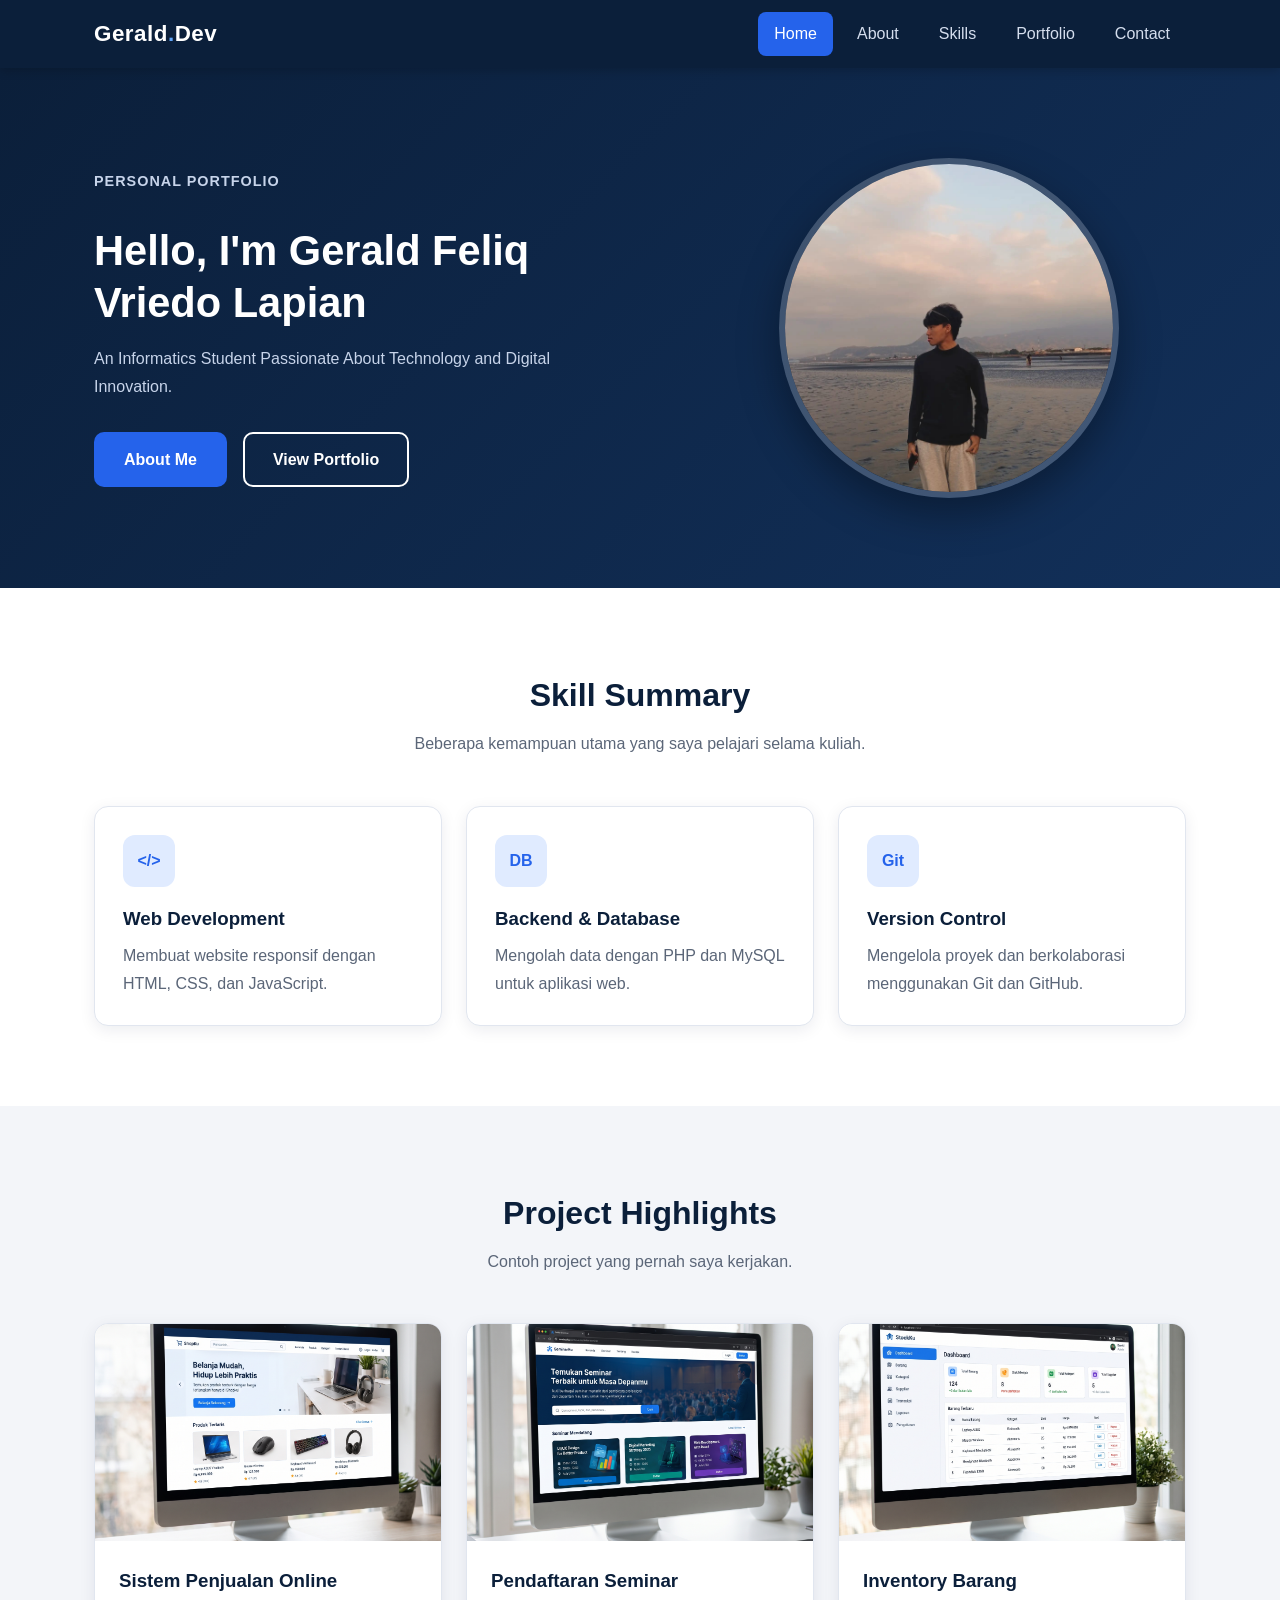
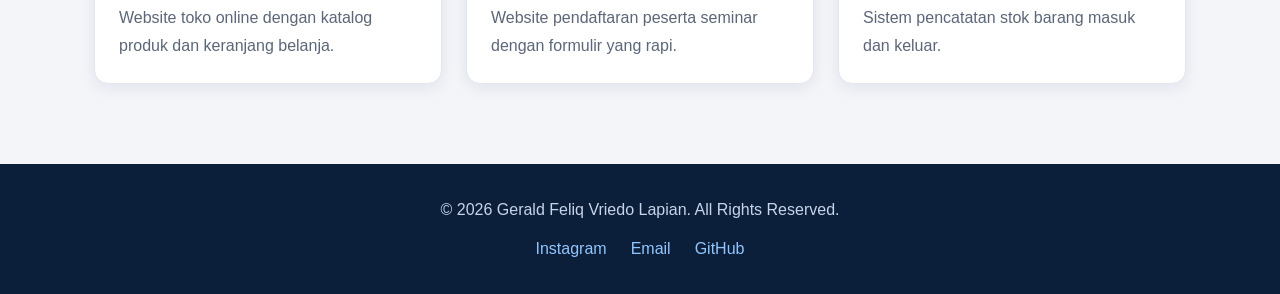
<file: index.html>
<!DOCTYPE html>
<html lang="id">
<head>
  <meta charset="UTF-8">
  <meta name="viewport" content="width=device-width, initial-scale=1.0">
  <meta name="description" content="Personal portfolio Gerald Feliq Vriedo Lapian, mahasiswa Informatika UTDI.">
  <title>Home | Gerald Feliq Vriedo Lapian</title>
  <link rel="stylesheet" href="css/style.css">
</head>
<body>

  <!-- HEADER & NAVBAR -->
  <header class="site-header">
    <nav class="navbar container" aria-label="Menu utama">
      <a href="index.html" class="logo">Gerald<span>.</span>Dev</a>

      <input type="checkbox" id="nav-toggle" class="nav-toggle-input" aria-label="Buka menu">
      <label for="nav-toggle" class="nav-toggle-label"><span></span></label>

      <ul class="nav-links">
        <li><a href="index.html" class="active">Home</a></li>
        <li><a href="About.html">About</a></li>
        <li><a href="Skills.html">Skills</a></li>
        <li><a href="Portfolio.html">Portfolio</a></li>
        <li><a href="Contact.html">Contact</a></li>
      </ul>
    </nav>
  </header>

  <main>
    <!-- HERO -->
    <section class="hero">
      <div class="container hero-content">
        <div class="hero-text">
          <p class="hero-greeting">Personal Portfolio</p>
          <h1>Hello, I'm Gerald Feliq Vriedo Lapian</h1>
          <p>An Informatics Student Passionate About Technology and Digital Innovation.</p>
          <div class="hero-buttons">
            <a href="About.html" class="btn btn-primary">About Me</a>
            <a href="Portfolio.html" class="btn btn-outline">View Portfolio</a>
          </div>
        </div>
        <div class="hero-image">
          <img src="images/profile.jpg" alt="Foto profil Gerald Feliq Vriedo Lapian">
        </div>
      </div>
    </section>

    <!-- RINGKASAN SKILL -->
    <section class="section">
      <div class="container">
        <h2 class="section-title">Skill Summary</h2>
        <p class="section-subtitle">Beberapa kemampuan utama yang saya pelajari selama kuliah.</p>
        <div class="grid-3">
          <article class="card">
            <div class="icon-box">&lt;/&gt;</div>
            <h3>Web Development</h3>
            <p>Membuat website responsif dengan HTML, CSS, dan JavaScript.</p>
          </article>
          <article class="card">
            <div class="icon-box">DB</div>
            <h3>Backend &amp; Database</h3>
            <p>Mengolah data dengan PHP dan MySQL untuk aplikasi web.</p>
          </article>
          <article class="card">
            <div class="icon-box">Git</div>
            <h3>Version Control</h3>
            <p>Mengelola proyek dan berkolaborasi menggunakan Git dan GitHub.</p>
          </article>
        </div>
      </div>
    </section>

    <!-- HIGHLIGHT PROJECT -->
    <section class="section section-alt">
      <div class="container">
        <h2 class="section-title">Project Highlights</h2>
        <p class="section-subtitle">Contoh project yang pernah saya kerjakan.</p>
        <div class="grid-3">
          <article class="card project-card">
            <div class="project-thumb">
              <img src="images/project1.jpg" alt="Thumbnail Website Sistem Penjualan Online">
            </div>
            <div class="project-body">
              <h3>Sistem Penjualan Online</h3>
              <p>Website toko online dengan katalog produk dan keranjang belanja.</p>
            </div>
          </article>
          <article class="card project-card">
            <div class="project-thumb">
              <img src="images/project2.jpg" alt="Thumbnail Website Pendaftaran Seminar">
            </div>
            <div class="project-body">
              <h3>Pendaftaran Seminar</h3>
              <p>Website pendaftaran peserta seminar dengan formulir yang rapi.</p>
            </div>
          </article>
          <article class="card project-card">
            <div class="project-thumb">
              <img src="images/project3.jpg" alt="Thumbnail Sistem Inventory Barang">
            </div>
            <div class="project-body">
              <h3>Inventory Barang</h3>
              <p>Sistem pencatatan stok barang masuk dan keluar.</p>
            </div>
          </article>
        </div>
      </div>
    </section>
  </main>

  <!-- FOOTER -->
  <footer class="site-footer">
    <p>&copy; 2026 Gerald Feliq Vriedo Lapian. All Rights Reserved.</p>
    <ul class="footer-links">
      <li><a href="https://www.instagram.com/rall.feliq" target="_blank" rel="noopener">Instagram</a></li>
      <li><a href="mailto:gerald.feliq24@students.utdi.ac.id">Email</a></li>
      <li><a href="https://github.com/fvriell" target="_blank" rel="noopener">GitHub</a></li>
    </ul>
  </footer>

</body>
</html>
</file>
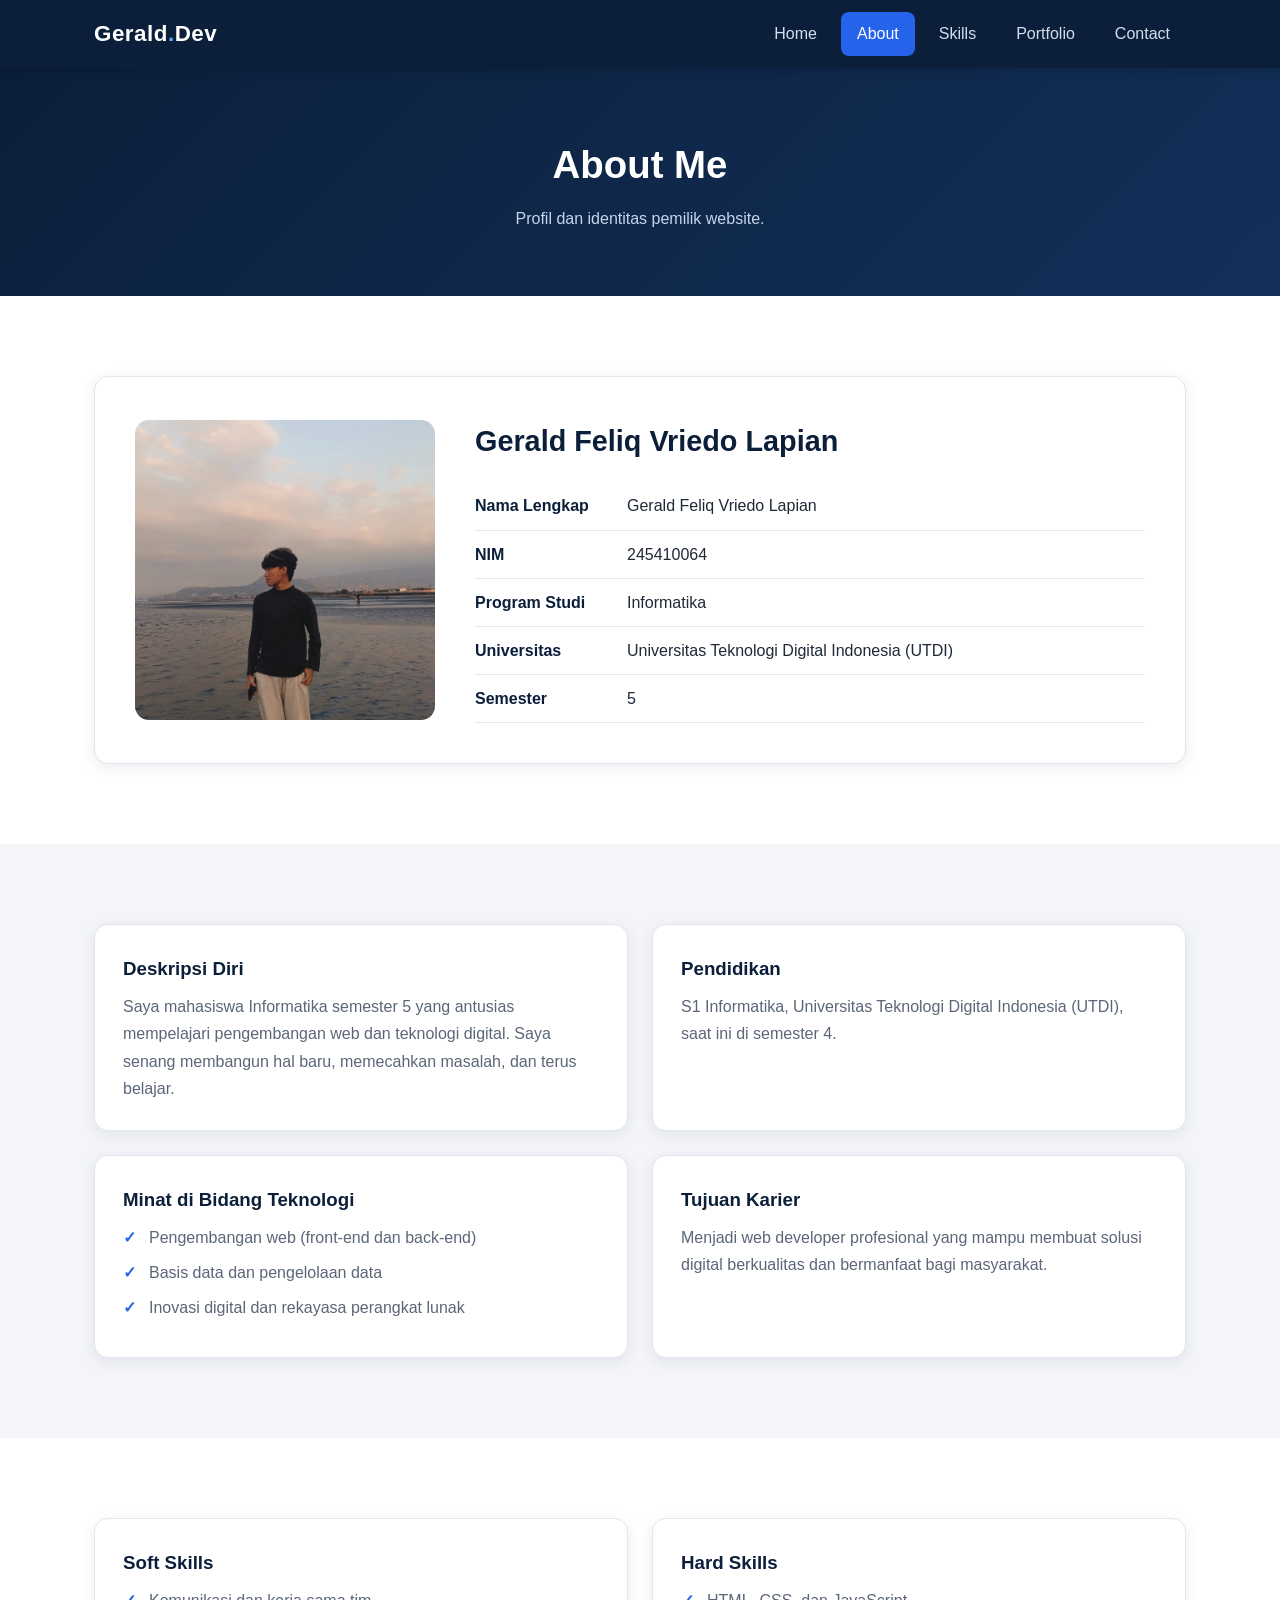
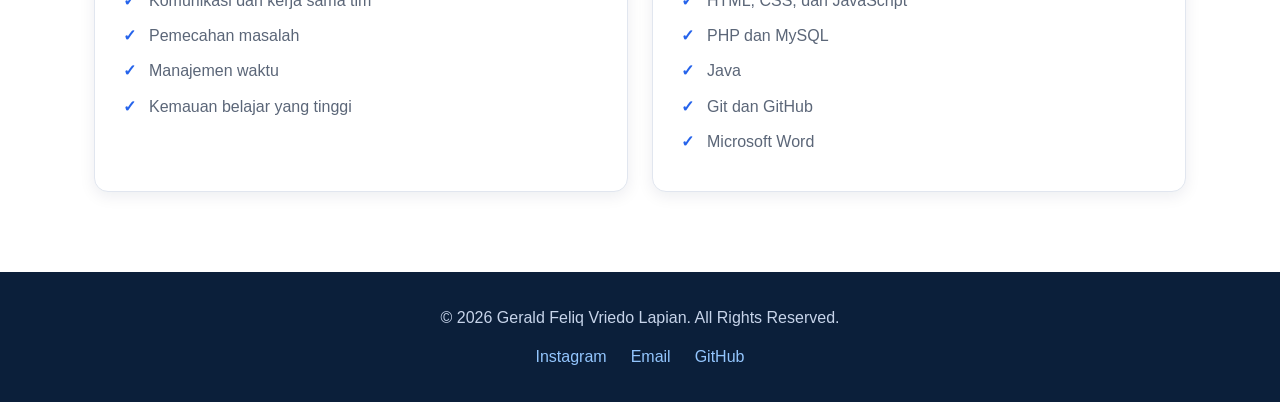
<file: About.html>
<!DOCTYPE html>
<html lang="id">
<head>
  <meta charset="UTF-8">
  <meta name="viewport" content="width=device-width, initial-scale=1.0">
  <meta name="description" content="Profil dan identitas Gerald Feliq Vriedo Lapian.">
  <title>About | Gerald Feliq Vriedo Lapian</title>
  <link rel="stylesheet" href="css/style.css">
</head>
<body>

  <!-- HEADER & NAVBAR -->
  <header class="site-header">
    <nav class="navbar container" aria-label="Menu utama">
      <a href="index.html" class="logo">Gerald<span>.</span>Dev</a>

      <input type="checkbox" id="nav-toggle" class="nav-toggle-input" aria-label="Buka menu">
      <label for="nav-toggle" class="nav-toggle-label"><span></span></label>

      <ul class="nav-links">
        <li><a href="index.html">Home</a></li>
        <li><a href="About.html" class="active">About</a></li>
        <li><a href="Skills.html">Skills</a></li>
        <li><a href="Portfolio.html">Portfolio</a></li>
        <li><a href="Contact.html">Contact</a></li>
      </ul>
    </nav>
  </header>

  <main>
    <section class="page-banner">
      <h1>About Me</h1>
      <p>Profil dan identitas pemilik website.</p>
    </section>

    <!-- PROFILE CARD -->
    <section class="section">
      <div class="container">
        <article class="profile-card">
          <div class="profile-photo">
            <img src="images/profile.jpg" alt="Foto profil Gerald Feliq Vriedo Lapian">
          </div>
          <div class="profile-info">
            <h2>Gerald Feliq Vriedo Lapian</h2>
            <ul class="identity-list">
              <li><strong>Nama Lengkap</strong> <span>Gerald Feliq Vriedo Lapian</span></li>
              <li><strong>NIM</strong> <span>245410064</span></li>
              <li><strong>Program Studi</strong> <span>Informatika</span></li>
              <li><strong>Universitas</strong> <span>Universitas Teknologi Digital Indonesia (UTDI)</span></li>
              <li><strong>Semester</strong> <span>5</span></li>
            </ul>
          </div>
        </article>
      </div>
    </section>

    <!-- DESKRIPSI DIRI, PENDIDIKAN, MINAT, TUJUAN -->
    <section class="section section-alt">
      <div class="container grid-2">
        <article class="card">
          <h3>Deskripsi Diri</h3>
          <p>Saya mahasiswa Informatika semester 5 yang antusias mempelajari pengembangan web dan teknologi digital. Saya senang membangun hal baru, memecahkan masalah, dan terus belajar.</p>
        </article>
        <article class="card">
          <h3>Pendidikan</h3>
          <p>S1 Informatika, Universitas Teknologi Digital Indonesia (UTDI), saat ini di semester 4.</p>
        </article>
        <article class="card">
          <h3>Minat di Bidang Teknologi</h3>
          <ul class="check-list">
            <li>Pengembangan web (front-end dan back-end)</li>
            <li>Basis data dan pengelolaan data</li>
            <li>Inovasi digital dan rekayasa perangkat lunak</li>
          </ul>
        </article>
        <article class="card">
          <h3>Tujuan Karier</h3>
          <p>Menjadi web developer profesional yang mampu membuat solusi digital berkualitas dan bermanfaat bagi masyarakat.</p>
        </article>
      </div>
    </section>

    <!-- SOFT SKILLS & HARD SKILLS -->
    <section class="section">
      <div class="container grid-2">
        <article class="card">
          <h3>Soft Skills</h3>
          <ul class="check-list">
            <li>Komunikasi dan kerja sama tim</li>
            <li>Pemecahan masalah</li>
            <li>Manajemen waktu</li>
            <li>Kemauan belajar yang tinggi</li>
          </ul>
        </article>
        <article class="card">
          <h3>Hard Skills</h3>
          <ul class="check-list">
            <li>HTML, CSS, dan JavaScript</li>
            <li>PHP dan MySQL</li>
            <li>Java</li>
            <li>Git dan GitHub</li>
            <li>Microsoft Word</li>
          </ul>
        </article>
      </div>
    </section>
  </main>

  <!-- FOOTER -->
  <footer class="site-footer">
    <p>&copy; 2026 Gerald Feliq Vriedo Lapian. All Rights Reserved.</p>
    <ul class="footer-links">
      <li><a href="https://www.instagram.com/rall.feliq" target="_blank" rel="noopener">Instagram</a></li>
      <li><a href="mailto:gerald.feliq24@students.utdi.ac.id">Email</a></li>
      <li><a href="https://github.com/fvriell" target="_blank" rel="noopener">GitHub</a></li>
    </ul>
  </footer>

</body>
</html>
</file>
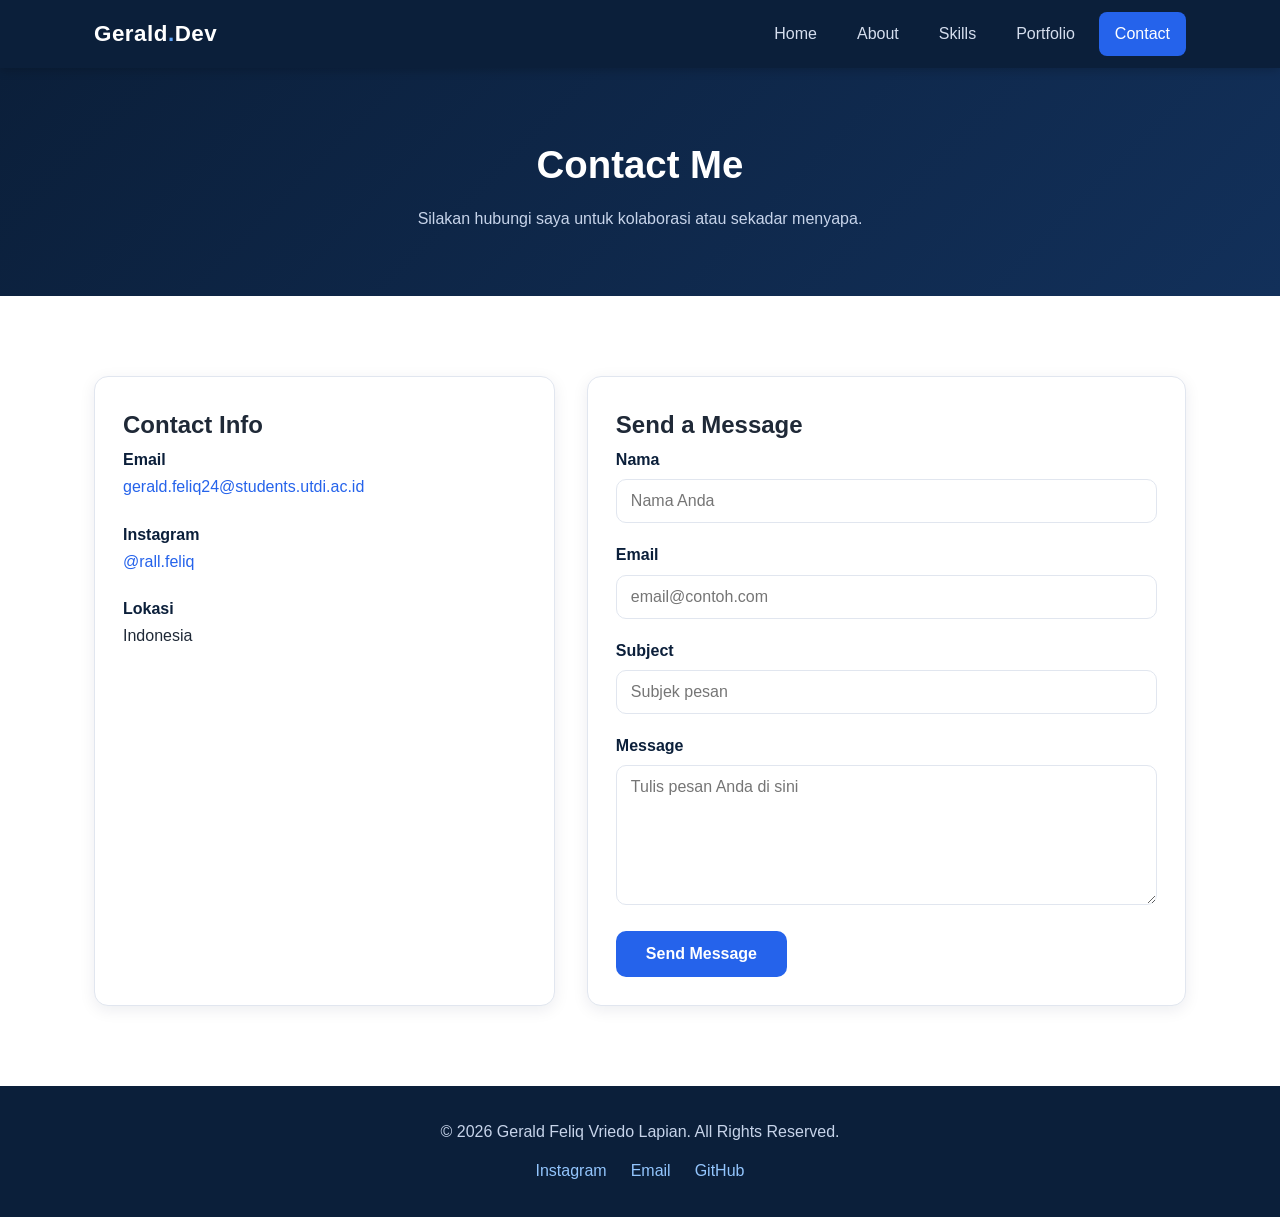
<file: Contact.html>
<!DOCTYPE html>
<html lang="id">
<head>
  <meta charset="UTF-8">
  <meta name="viewport" content="width=device-width, initial-scale=1.0">
  <meta name="description" content="Hubungi Gerald Feliq Vriedo Lapian.">
  <title>Contact | Gerald Feliq Vriedo Lapian</title>
  <link rel="stylesheet" href="css/style.css">
</head>
<body>

  <!-- HEADER & NAVBAR -->
  <header class="site-header">
    <nav class="navbar container" aria-label="Menu utama">
      <a href="index.html" class="logo">Gerald<span>.</span>Dev</a>

      <input type="checkbox" id="nav-toggle" class="nav-toggle-input" aria-label="Buka menu">
      <label for="nav-toggle" class="nav-toggle-label"><span></span></label>

      <ul class="nav-links">
        <li><a href="index.html">Home</a></li>
        <li><a href="About.html">About</a></li>
        <li><a href="Skills.html">Skills</a></li>
        <li><a href="Portfolio.html">Portfolio</a></li>
        <li><a href="Contact.html" class="active">Contact</a></li>
      </ul>
    </nav>
  </header>

  <main>
    <section class="page-banner">
      <h1>Contact Me</h1>
      <p>Silakan hubungi saya untuk kolaborasi atau sekadar menyapa.</p>
    </section>

    <section class="section">
      <div class="container contact-layout">

        <!-- INFORMASI KONTAK -->
        <article class="card">
          <h2>Contact Info</h2>
          <div class="contact-item">
            <strong>Email</strong>
            <a href="mailto:gerald.feliq24@students.utdi.ac.id">gerald.feliq24@students.utdi.ac.id</a>
          </div>
          <div class="contact-item">
            <strong>Instagram</strong>
            <a href="https://www.instagram.com/rall.feliq" target="_blank" rel="noopener">@rall.feliq</a>
          </div>
          <div class="contact-item">
            <strong>Lokasi</strong>
            <span>Indonesia</span>
          </div>
        </article>

        <!-- FORM KONTAK (tampilan frontend saja) -->
        <article class="card">
          <h2>Send a Message</h2>
          <form action="#" method="get">
            <div class="form-group">
              <label for="nama">Nama</label>
              <input type="text" id="nama" name="nama" placeholder="Nama Anda" required>
            </div>
            <div class="form-group">
              <label for="email">Email</label>
              <input type="email" id="email" name="email" placeholder="email@contoh.com" required>
            </div>
            <div class="form-group">
              <label for="subject">Subject</label>
              <input type="text" id="subject" name="subject" placeholder="Subjek pesan" required>
            </div>
            <div class="form-group">
              <label for="message">Message</label>
              <textarea id="message" name="message" placeholder="Tulis pesan Anda di sini" required></textarea>
            </div>
            <button type="submit" class="btn btn-primary">Send Message</button>
          </form>
        </article>

      </div>
    </section>
  </main>

  <!-- FOOTER -->
  <footer class="site-footer">
    <p>&copy; 2026 Gerald Feliq Vriedo Lapian. All Rights Reserved.</p>
    <ul class="footer-links">
      <li><a href="https://www.instagram.com/rall.feliq" target="_blank" rel="noopener">Instagram</a></li>
      <li><a href="mailto:gerald.feliq24@students.utdi.ac.id">Email</a></li>
      <li><a href="https://github.com/" target="_blank" rel="noopener">GitHub</a></li>
    </ul>
  </footer>

</body>
</html>
</file>
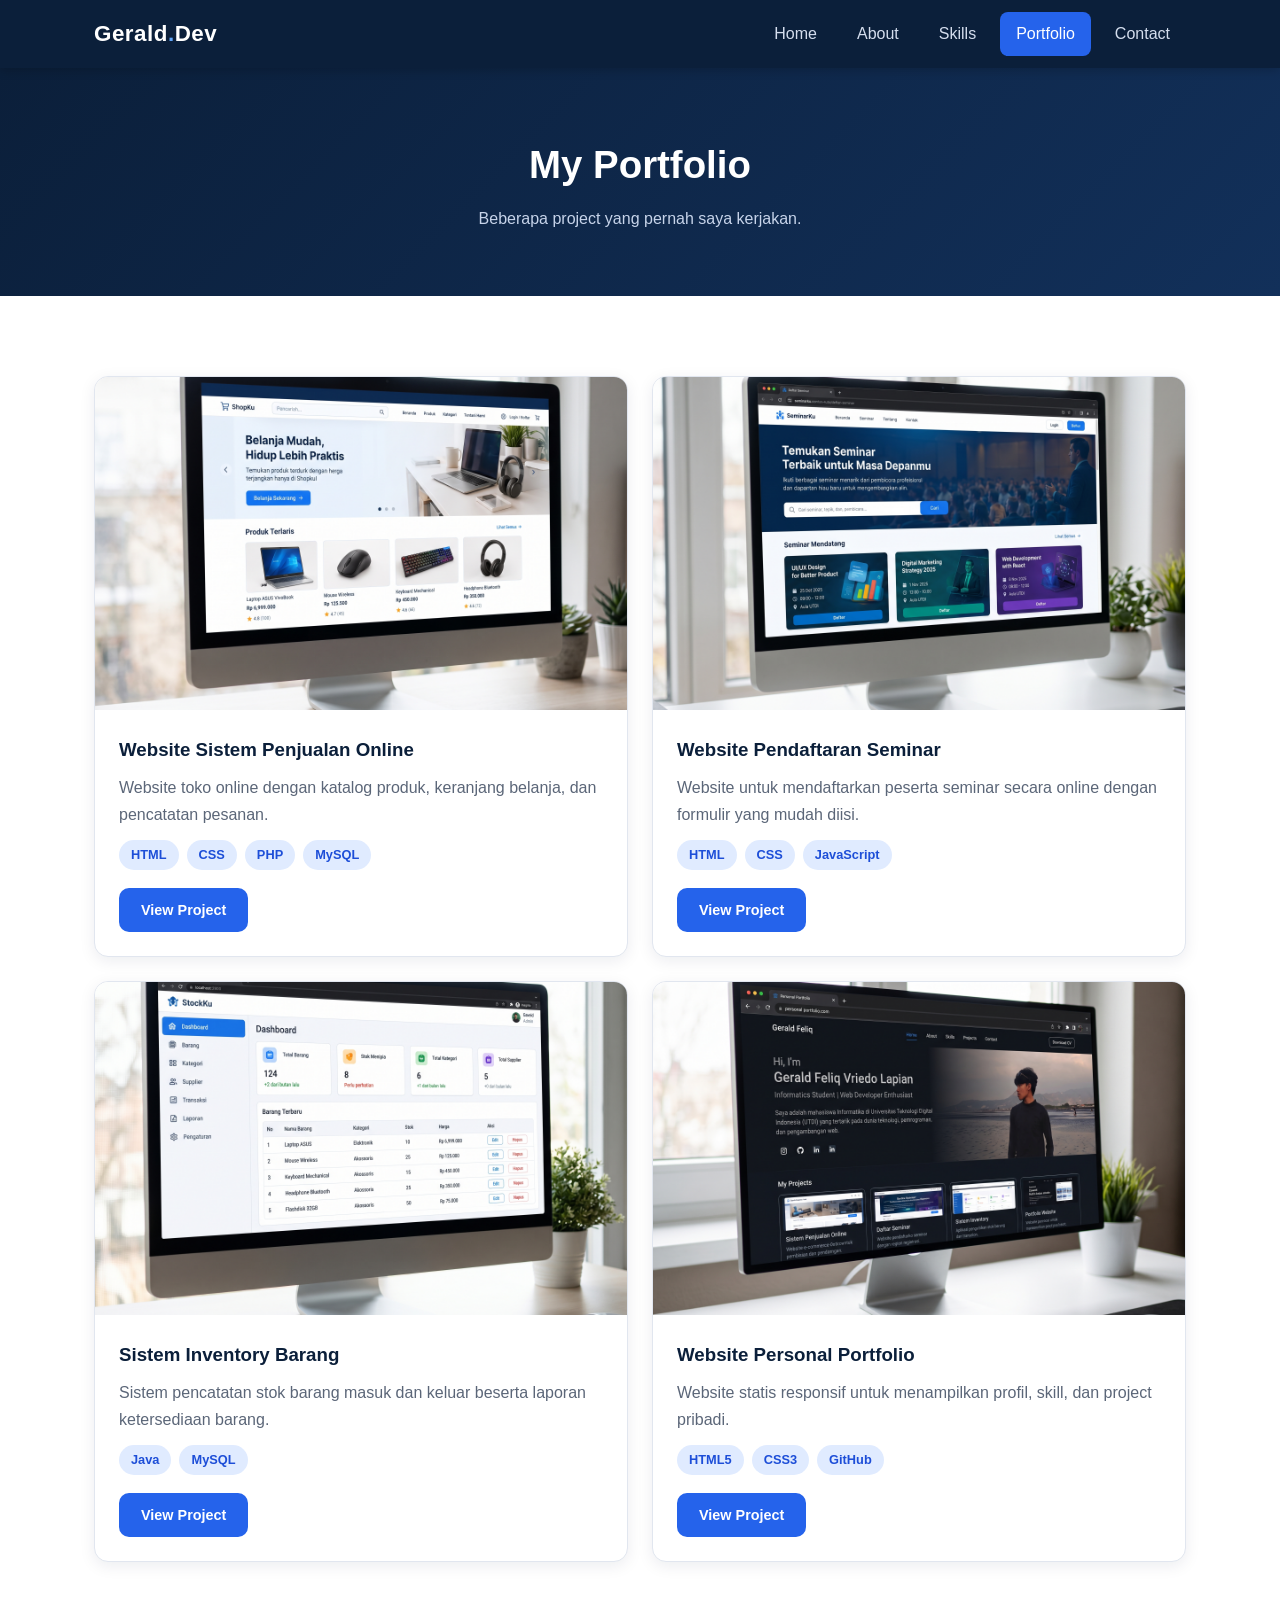
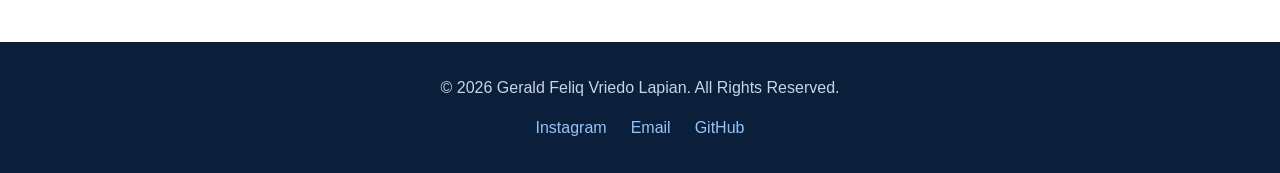
<file: Portfolio.html>
<!DOCTYPE html>
<html lang="id">
<head>
  <meta charset="UTF-8">
  <meta name="viewport" content="width=device-width, initial-scale=1.0">
  <meta name="description" content="Kumpulan project Gerald Feliq Vriedo Lapian.">
  <title>Portfolio | Gerald Feliq Vriedo Lapian</title>
  <link rel="stylesheet" href="css/style.css">
</head>
<body>

  <!-- HEADER & NAVBAR -->
  <header class="site-header">
    <nav class="navbar container" aria-label="Menu utama">
      <a href="index.html" class="logo">Gerald<span>.</span>Dev</a>

      <input type="checkbox" id="nav-toggle" class="nav-toggle-input" aria-label="Buka menu">
      <label for="nav-toggle" class="nav-toggle-label"><span></span></label>

      <ul class="nav-links">
        <li><a href="index.html">Home</a></li>
        <li><a href="About.html">About</a></li>
        <li><a href="Skills.html">Skills</a></li>
        <li><a href="Portfolio.html" class="active">Portfolio</a></li>
        <li><a href="Contact.html">Contact</a></li>
      </ul>
    </nav>
  </header>

  <main>
    <section class="page-banner">
      <h1>My Portfolio</h1>
      <p>Beberapa project yang pernah saya kerjakan.</p>
    </section>

    <section class="section">
      <div class="container">
        <div class="grid-2">

          <article class="card project-card">
            <div class="project-thumb">
              <img src="images/project1.jpg" alt="Thumbnail Website Sistem Penjualan Online">
            </div>
            <div class="project-body">
              <h3>Website Sistem Penjualan Online</h3>
              <p>Website toko online dengan katalog produk, keranjang belanja, dan pencatatan pesanan.</p>
              <ul class="tag-list">
                <li class="tag">HTML</li>
                <li class="tag">CSS</li>
                <li class="tag">PHP</li>
                <li class="tag">MySQL</li>
              </ul>
              <a href="#" class="btn btn-primary btn-small">View Project</a>
            </div>
          </article>

          <article class="card project-card">
            <div class="project-thumb">
              <img src="images/project2.jpg" alt="Thumbnail Website Pendaftaran Seminar">
            </div>
            <div class="project-body">
              <h3>Website Pendaftaran Seminar</h3>
              <p>Website untuk mendaftarkan peserta seminar secara online dengan formulir yang mudah diisi.</p>
              <ul class="tag-list">
                <li class="tag">HTML</li>
                <li class="tag">CSS</li>
                <li class="tag">JavaScript</li>
              </ul>
              <a href="#" class="btn btn-primary btn-small">View Project</a>
            </div>
          </article>

          <article class="card project-card">
            <div class="project-thumb">
              <img src="images/project3.jpg" alt="Thumbnail Sistem Inventory Barang">
            </div>
            <div class="project-body">
              <h3>Sistem Inventory Barang</h3>
              <p>Sistem pencatatan stok barang masuk dan keluar beserta laporan ketersediaan barang.</p>
              <ul class="tag-list">
                <li class="tag">Java</li>
                <li class="tag">MySQL</li>
              </ul>
              <a href="#" class="btn btn-primary btn-small">View Project</a>
            </div>
          </article>

          <article class="card project-card">
            <div class="project-thumb">
              <img src="images/project4.jpg" alt="Thumbnail Website Personal Portfolio">
            </div>
            <div class="project-body">
              <h3>Website Personal Portfolio</h3>
              <p>Website statis responsif untuk menampilkan profil, skill, dan project pribadi.</p>
              <ul class="tag-list">
                <li class="tag">HTML5</li>
                <li class="tag">CSS3</li>
                <li class="tag">GitHub</li>
              </ul>
              <a href="#" class="btn btn-primary btn-small">View Project</a>
            </div>
          </article>

        </div>
      </div>
    </section>
  </main>

  <!-- FOOTER -->
  <footer class="site-footer">
    <p>&copy; 2026 Gerald Feliq Vriedo Lapian. All Rights Reserved.</p>
    <ul class="footer-links">
      <li><a href="https://www.instagram.com/rall.feliq" target="_blank" rel="noopener">Instagram</a></li>
      <li><a href="mailto:gerald.feliq24@students.utdi.ac.id">Email</a></li>
      <li><a href="https://github.com/fvriell" target="_blank" rel="noopener">GitHub</a></li>
    </ul>
  </footer>

</body>
</html>
</file>
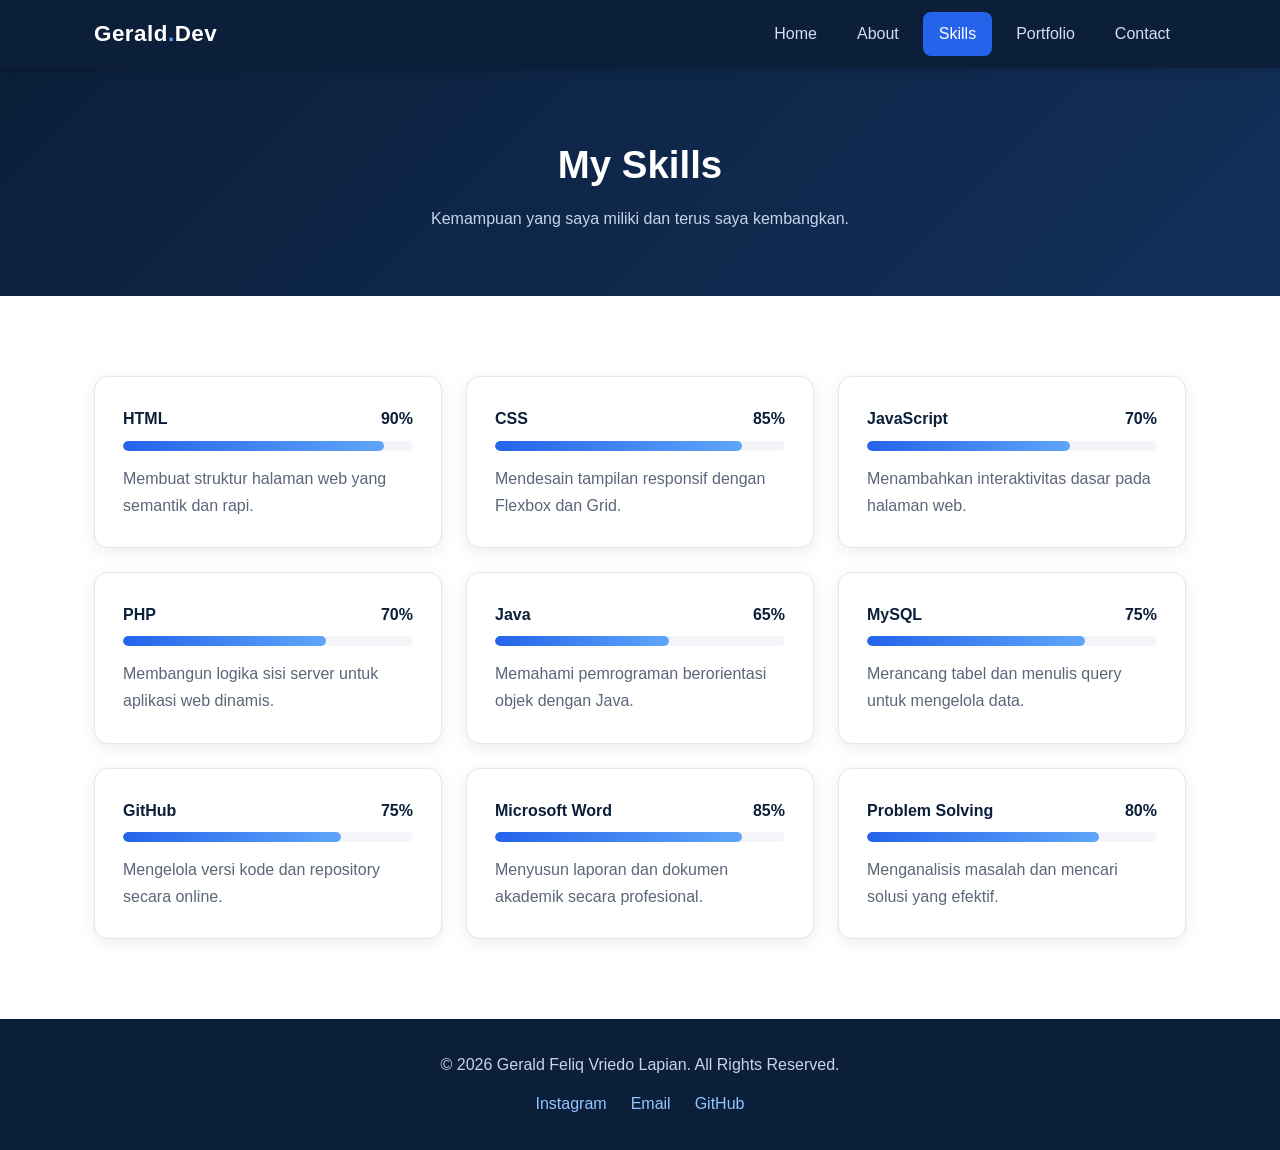
<file: Skills.html>
<!DOCTYPE html>
<html lang="id">
<head>
  <meta charset="UTF-8">
  <meta name="viewport" content="width=device-width, initial-scale=1.0">
  <meta name="description" content="Daftar kemampuan teknis dan non-teknis Gerald Feliq Vriedo Lapian.">
  <title>Skills | Gerald Feliq Vriedo Lapian</title>
  <link rel="stylesheet" href="css/style.css">
</head>
<body>

  <!-- HEADER & NAVBAR -->
  <header class="site-header">
    <nav class="navbar container" aria-label="Menu utama">
      <a href="index.html" class="logo">Gerald<span>.</span>Dev</a>

      <input type="checkbox" id="nav-toggle" class="nav-toggle-input" aria-label="Buka menu">
      <label for="nav-toggle" class="nav-toggle-label"><span></span></label>

      <ul class="nav-links">
        <li><a href="index.html">Home</a></li>
        <li><a href="About.html">About</a></li>
        <li><a href="Skills.html" class="active">Skills</a></li>
        <li><a href="Portfolio.html">Portfolio</a></li>
        <li><a href="Contact.html">Contact</a></li>
      </ul>
    </nav>
  </header>

  <main>
    <section class="page-banner">
      <h1>My Skills</h1>
      <p>Kemampuan yang saya miliki dan terus saya kembangkan.</p>
    </section>

    <section class="section">
      <div class="container">
        <div class="grid-3">

          <article class="card">
            <div class="skill-header"><span>HTML</span><span>90%</span></div>
            <div class="progress"><div class="progress-bar w-90"></div></div>
            <p>Membuat struktur halaman web yang semantik dan rapi.</p>
          </article>

          <article class="card">
            <div class="skill-header"><span>CSS</span><span>85%</span></div>
            <div class="progress"><div class="progress-bar w-85"></div></div>
            <p>Mendesain tampilan responsif dengan Flexbox dan Grid.</p>
          </article>

          <article class="card">
            <div class="skill-header"><span>JavaScript</span><span>70%</span></div>
            <div class="progress"><div class="progress-bar w-70"></div></div>
            <p>Menambahkan interaktivitas dasar pada halaman web.</p>
          </article>

          <article class="card">
            <div class="skill-header"><span>PHP</span><span>70%</span></div>
            <div class="progress"><div class="progress-bar w-70"></div></div>
            <p>Membangun logika sisi server untuk aplikasi web dinamis.</p>
          </article>

          <article class="card">
            <div class="skill-header"><span>Java</span><span>65%</span></div>
            <div class="progress"><div class="progress-bar w-60"></div></div>
            <p>Memahami pemrograman berorientasi objek dengan Java.</p>
          </article>

          <article class="card">
            <div class="skill-header"><span>MySQL</span><span>75%</span></div>
            <div class="progress"><div class="progress-bar w-75"></div></div>
            <p>Merancang tabel dan menulis query untuk mengelola data.</p>
          </article>

          <article class="card">
            <div class="skill-header"><span>GitHub</span><span>75%</span></div>
            <div class="progress"><div class="progress-bar w-75"></div></div>
            <p>Mengelola versi kode dan repository secara online.</p>
          </article>

          <article class="card">
            <div class="skill-header"><span>Microsoft Word</span><span>85%</span></div>
            <div class="progress"><div class="progress-bar w-85"></div></div>
            <p>Menyusun laporan dan dokumen akademik secara profesional.</p>
          </article>

          <article class="card">
            <div class="skill-header"><span>Problem Solving</span><span>80%</span></div>
            <div class="progress"><div class="progress-bar w-80"></div></div>
            <p>Menganalisis masalah dan mencari solusi yang efektif.</p>
          </article>

        </div>
      </div>
    </section>
  </main>

  <!-- FOOTER -->
  <footer class="site-footer">
    <p>&copy; 2026 Gerald Feliq Vriedo Lapian. All Rights Reserved.</p>
    <ul class="footer-links">
      <li><a href="https://www.instagram.com/rall.feliq" target="_blank" rel="noopener">Instagram</a></li>
      <li><a href="mailto:gerald.feliq24@students.utdi.ac.id">Email</a></li>
      <li><a href="https://github.com/fvriell" target="_blank" rel="noopener">GitHub</a></li>
    </ul>
  </footer>

</body>
</html>
</file>
<file: css/style.css>
/* ==========================================================
   style.css - Personal Portfolio & Digital Profile
   Gerald Feliq Vriedo Lapian
   Daftar isi:
   1. Variabel & Reset
   2. Layout umum
   3. Navbar
   4. Tombol
   5. Hero
   6. Section & Card
   7. Skill
   8. Portfolio
   9. About
   10. Contact
   11. Footer
   12. Responsive (Tablet & Smartphone)
   ========================================================== */

/* 1. VARIABEL & RESET */
:root {
  --navy: #0b1f3a;
  --navy-light: #12305a;
  --blue: #2563eb;
  --blue-dark: #1d4ed8;
  --white: #ffffff;
  --gray-light: #f3f5f9;
  --gray-border: #e1e6ef;
  --text: #1f2937;
  --text-muted: #5b6678;
  --radius: 14px;
  --shadow: 0 4px 16px rgba(11, 31, 58, 0.08);
  --shadow-hover: 0 10px 28px rgba(11, 31, 58, 0.16);
  --transition: 0.3s ease;
}

*,
*::before,
*::after {
  box-sizing: border-box;
  margin: 0;
  padding: 0;
}

html {
  scroll-behavior: smooth;
}

body {
  font-family: "Segoe UI", Tahoma, Arial, sans-serif;
  color: var(--text);
  background: var(--white);
  line-height: 1.7;
  overflow-x: hidden;
}

img {
  max-width: 100%;
  height: auto;
  display: block;
}

ul {
  list-style: none;
}

a {
  color: var(--blue);
  text-decoration: none;
  transition: color var(--transition);
}

/* 2. LAYOUT UMUM */
.container {
  width: 100%;
  max-width: 1140px;
  margin: 0 auto;
  padding: 0 24px;
}

.section {
  padding: 80px 0;
}

.section-alt {
  background: var(--gray-light);
}

.section-title {
  text-align: center;
  font-size: 2rem;
  color: var(--navy);
  margin-bottom: 8px;
}

.section-subtitle {
  text-align: center;
  color: var(--text-muted);
  max-width: 620px;
  margin: 0 auto 48px;
}

.page-banner {
  background: linear-gradient(135deg, var(--navy), var(--navy-light));
  color: var(--white);
  text-align: center;
  padding: 64px 24px;
}

.page-banner h1 {
  font-size: 2.4rem;
}

.page-banner p {
  color: #c7d4ea;
  max-width: 560px;
  margin: 8px auto 0;
}

.grid-3 {
  display: grid;
  grid-template-columns: repeat(3, 1fr);
  gap: 24px;
}

.grid-2 {
  display: grid;
  grid-template-columns: repeat(2, 1fr);
  gap: 24px;
}

/* 3. NAVBAR */
.site-header {
  position: sticky;
  top: 0;
  z-index: 100;
  background: var(--navy);
  box-shadow: 0 2px 10px rgba(0, 0, 0, 0.2);
}

.navbar {
  display: flex;
  align-items: center;
  justify-content: space-between;
  min-height: 68px;
  position: relative;
}

.logo {
  color: var(--white);
  font-size: 1.4rem;
  font-weight: 700;
  letter-spacing: 0.5px;
}

.logo span {
  color: #60a5fa;
}

.logo:hover {
  color: var(--white);
}

.nav-links {
  display: flex;
  gap: 8px;
}

.nav-links a {
  display: block;
  color: #d5deee;
  padding: 8px 16px;
  border-radius: 8px;
  font-weight: 500;
}

.nav-links a:hover {
  background: var(--navy-light);
  color: var(--white);
}

.nav-links a.active {
  background: var(--blue);
  color: var(--white);
}

/* Menu mobile (tanpa JavaScript, memakai checkbox) */
.nav-toggle-input {
  position: absolute;
  opacity: 0;
  pointer-events: none;
}

.nav-toggle-label {
  display: none;
  cursor: pointer;
  padding: 10px;
}

.nav-toggle-label span,
.nav-toggle-label span::before,
.nav-toggle-label span::after {
  display: block;
  width: 24px;
  height: 3px;
  background: var(--white);
  border-radius: 2px;
  position: relative;
  transition: var(--transition);
}

.nav-toggle-label span::before,
.nav-toggle-label span::after {
  content: "";
  position: absolute;
}

.nav-toggle-label span::before {
  top: -8px;
}

.nav-toggle-label span::after {
  top: 8px;
}

/* 4. TOMBOL */
.btn {
  display: inline-block;
  padding: 12px 28px;
  border-radius: 10px;
  font-weight: 600;
  border: 2px solid transparent;
  cursor: pointer;
  font-size: 1rem;
  font-family: inherit;
  transition: var(--transition);
}

.btn-primary {
  background: var(--blue);
  color: var(--white);
}

.btn-primary:hover {
  background: var(--blue-dark);
  color: var(--white);
  transform: translateY(-3px);
  box-shadow: var(--shadow-hover);
}

.btn-outline {
  border-color: var(--white);
  color: var(--white);
}

.btn-outline:hover {
  background: var(--white);
  color: var(--navy);
  transform: translateY(-3px);
}

.btn-small {
  padding: 8px 20px;
  font-size: 0.9rem;
}

/* 5. HERO */
.hero {
  background: linear-gradient(135deg, var(--navy) 0%, var(--navy-light) 100%);
  color: var(--white);
  padding: 90px 0;
}

.hero-content {
  display: grid;
  grid-template-columns: 1.2fr 1fr;
  align-items: center;
  gap: 48px;
}

.hero-greeting {
  color: #93c5fd;
  font-weight: 600;
  letter-spacing: 1px;
  text-transform: uppercase;
  font-size: 0.9rem;
}

.hero h1 {
  font-size: 2.6rem;
  line-height: 1.25;
  margin: 8px 0 16px;
}

.hero p {
  color: #c7d4ea;
  margin-bottom: 32px;
  max-width: 520px;
}

.hero-buttons {
  display: flex;
  gap: 16px;
  flex-wrap: wrap;
}

.hero-image img {
  width: 100%;
  max-width: 340px;
  aspect-ratio: 1 / 1;
  object-fit: cover;
  margin: 0 auto;
  border-radius: 50%;
  border: 6px solid rgba(255, 255, 255, 0.2);
  box-shadow: 0 16px 40px rgba(0, 0, 0, 0.35);
}

/* 6. CARD */
.card {
  background: var(--white);
  border: 1px solid var(--gray-border);
  border-radius: var(--radius);
  padding: 28px;
  box-shadow: var(--shadow);
  transition: var(--transition);
}

.card:hover {
  transform: translateY(-6px);
  box-shadow: var(--shadow-hover);
}

.card h3 {
  color: var(--navy);
  margin-bottom: 8px;
}

.card p {
  color: var(--text-muted);
}

.icon-box {
  width: 52px;
  height: 52px;
  display: flex;
  align-items: center;
  justify-content: center;
  background: #e0ebff;
  color: var(--blue);
  font-weight: 700;
  border-radius: 12px;
  margin-bottom: 16px;
}

.tag-list {
  display: flex;
  flex-wrap: wrap;
  gap: 8px;
  margin: 12px 0 18px;
}

.tag {
  background: #e0ebff;
  color: var(--blue-dark);
  font-size: 0.8rem;
  font-weight: 600;
  padding: 4px 12px;
  border-radius: 20px;
}

/* 7. SKILL */
.skill-header {
  display: flex;
  justify-content: space-between;
  font-weight: 600;
  color: var(--navy);
  margin-bottom: 8px;
}

.progress {
  background: var(--gray-light);
  border-radius: 10px;
  height: 10px;
  overflow: hidden;
  margin-bottom: 14px;
}

.progress-bar {
  height: 100%;
  background: linear-gradient(90deg, var(--blue), #60a5fa);
  border-radius: 10px;
}

/* Lebar progress bar (menggantikan inline CSS) */
.w-60 { width: 60%; }
.w-70 { width: 70%; }
.w-75 { width: 75%; }
.w-80 { width: 80%; }
.w-85 { width: 85%; }
.w-90 { width: 90%; }

/* 8. PORTFOLIO */
.project-card {
  padding: 0;
  overflow: hidden;
  display: flex;
  flex-direction: column;
}

.project-card img {
  width: 100%;
  aspect-ratio: 16 / 10;
  object-fit: cover;
  transition: transform 0.5s ease;
}

.project-card:hover img {
  transform: scale(1.05);
}

.project-thumb {
  overflow: hidden;
}

.project-body {
  padding: 24px;
  display: flex;
  flex-direction: column;
  flex: 1;
}

.project-body .btn {
  margin-top: auto;
  align-self: flex-start;
}

/* 9. ABOUT */
.profile-card {
  display: grid;
  grid-template-columns: 300px 1fr;
  gap: 40px;
  align-items: center;
  background: var(--white);
  border-radius: var(--radius);
  box-shadow: var(--shadow);
  border: 1px solid var(--gray-border);
  padding: 40px;
}

.profile-photo img {
  width: 100%;
  aspect-ratio: 1 / 1;
  object-fit: cover;
  border-radius: var(--radius);
}

.profile-info h2 {
  color: var(--navy);
  font-size: 1.8rem;
  margin-bottom: 16px;
}

.identity-list li {
  display: flex;
  gap: 12px;
  padding: 10px 0;
  border-bottom: 1px solid var(--gray-border);
}

.identity-list strong {
  min-width: 140px;
  color: var(--navy);
}

.check-list li {
  position: relative;
  padding-left: 26px;
  margin-bottom: 8px;
  color: var(--text-muted);
}

.check-list li::before {
  content: "\2713";
  position: absolute;
  left: 0;
  color: var(--blue);
  font-weight: 700;
}

/* 10. CONTACT */
.contact-layout {
  display: grid;
  grid-template-columns: 1fr 1.3fr;
  gap: 32px;
}

.contact-item {
  margin-bottom: 20px;
}

.contact-item strong {
  display: block;
  color: var(--navy);
}

.form-group {
  margin-bottom: 18px;
}

.form-group label {
  display: block;
  font-weight: 600;
  color: var(--navy);
  margin-bottom: 6px;
}

.form-group input,
.form-group textarea {
  width: 100%;
  padding: 12px 14px;
  border: 1px solid var(--gray-border);
  border-radius: 10px;
  font-family: inherit;
  font-size: 1rem;
  transition: var(--transition);
}

.form-group input:focus,
.form-group textarea:focus {
  outline: none;
  border-color: var(--blue);
  box-shadow: 0 0 0 3px rgba(37, 99, 235, 0.15);
}

.form-group textarea {
  resize: vertical;
  min-height: 140px;
}

/* 11. FOOTER */
.site-footer {
  background: var(--navy);
  color: #c7d4ea;
  text-align: center;
  padding: 32px 24px;
}

.footer-links {
  display: flex;
  justify-content: center;
  gap: 24px;
  margin-top: 12px;
  flex-wrap: wrap;
}

.footer-links a {
  color: #93c5fd;
  font-weight: 500;
}

.footer-links a:hover {
  color: var(--white);
}

/* 12. RESPONSIVE */

/* Tablet */
@media (max-width: 992px) {
  .grid-3 {
    grid-template-columns: repeat(2, 1fr);
  }

  .hero-content {
    grid-template-columns: 1fr;
    text-align: center;
  }

  .hero p {
    margin-left: auto;
    margin-right: auto;
  }

  .hero-buttons {
    justify-content: center;
  }

  .hero-image {
    order: -1;
  }

  .hero-image img {
    max-width: 260px;
  }

  .profile-card {
    grid-template-columns: 1fr;
    text-align: center;
  }

  .profile-photo img {
    max-width: 280px;
    margin: 0 auto;
  }

  .identity-list li {
    text-align: left;
  }

  .contact-layout {
    grid-template-columns: 1fr;
  }
}

/* Smartphone */
@media (max-width: 768px) {
  .section {
    padding: 56px 0;
  }

  .grid-3,
  .grid-2 {
    grid-template-columns: 1fr;
  }

  .hero h1 {
    font-size: 2rem;
  }

  .page-banner h1 {
    font-size: 1.9rem;
  }

  .profile-card {
    padding: 24px;
  }

  .identity-list li {
    flex-direction: column;
    gap: 0;
  }

  .nav-toggle-label {
    display: block;
  }

  .nav-links {
    display: none;
    position: absolute;
    top: 100%;
    left: 0;
    right: 0;
    flex-direction: column;
    gap: 0;
    background: var(--navy);
    padding: 8px 24px 16px;
    border-top: 1px solid var(--navy-light);
  }

  .nav-toggle-input:checked ~ .nav-links {
    display: flex;
  }

  .nav-toggle-input:focus-visible ~ .nav-toggle-label {
    outline: 2px solid #93c5fd;
  }
}

@media (max-width: 480px) {
  .container {
    padding: 0 16px;
  }

  .hero-buttons .btn {
    width: 100%;
    text-align: center;
  }
}
</file>
